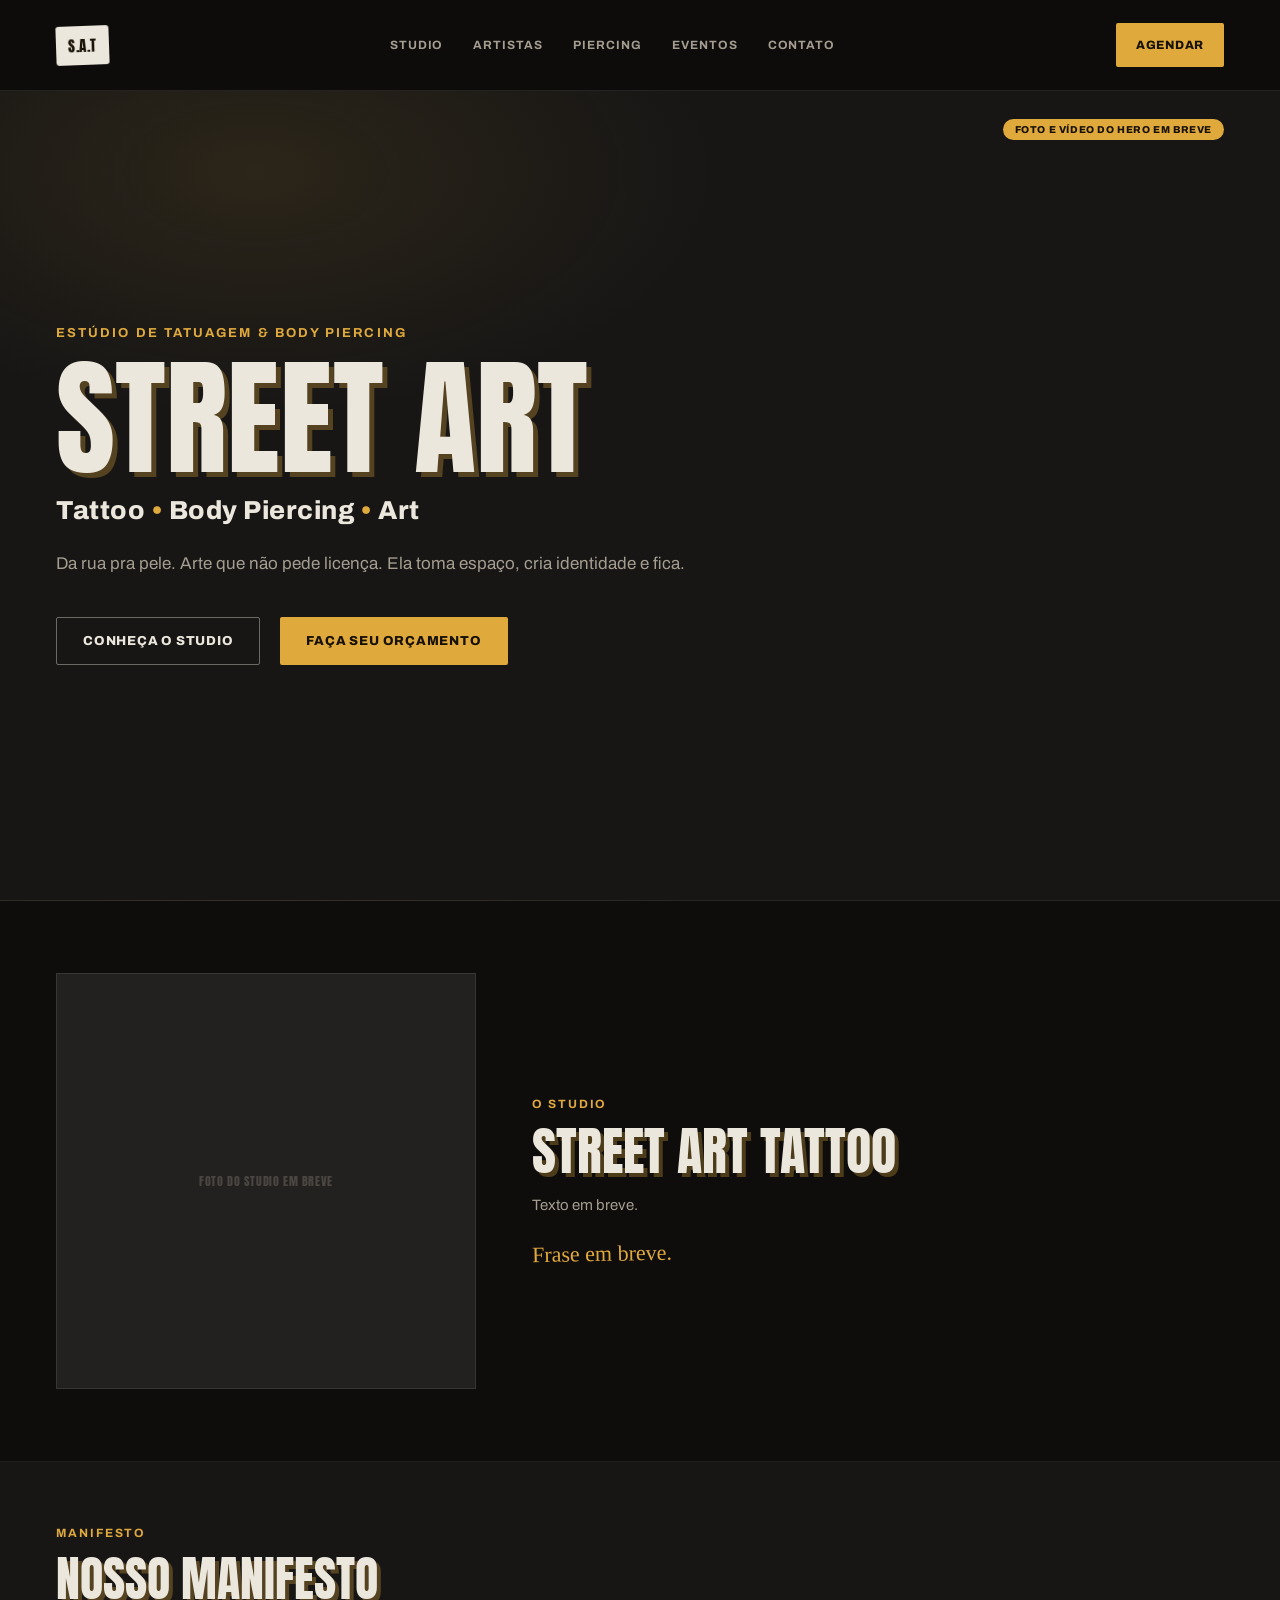
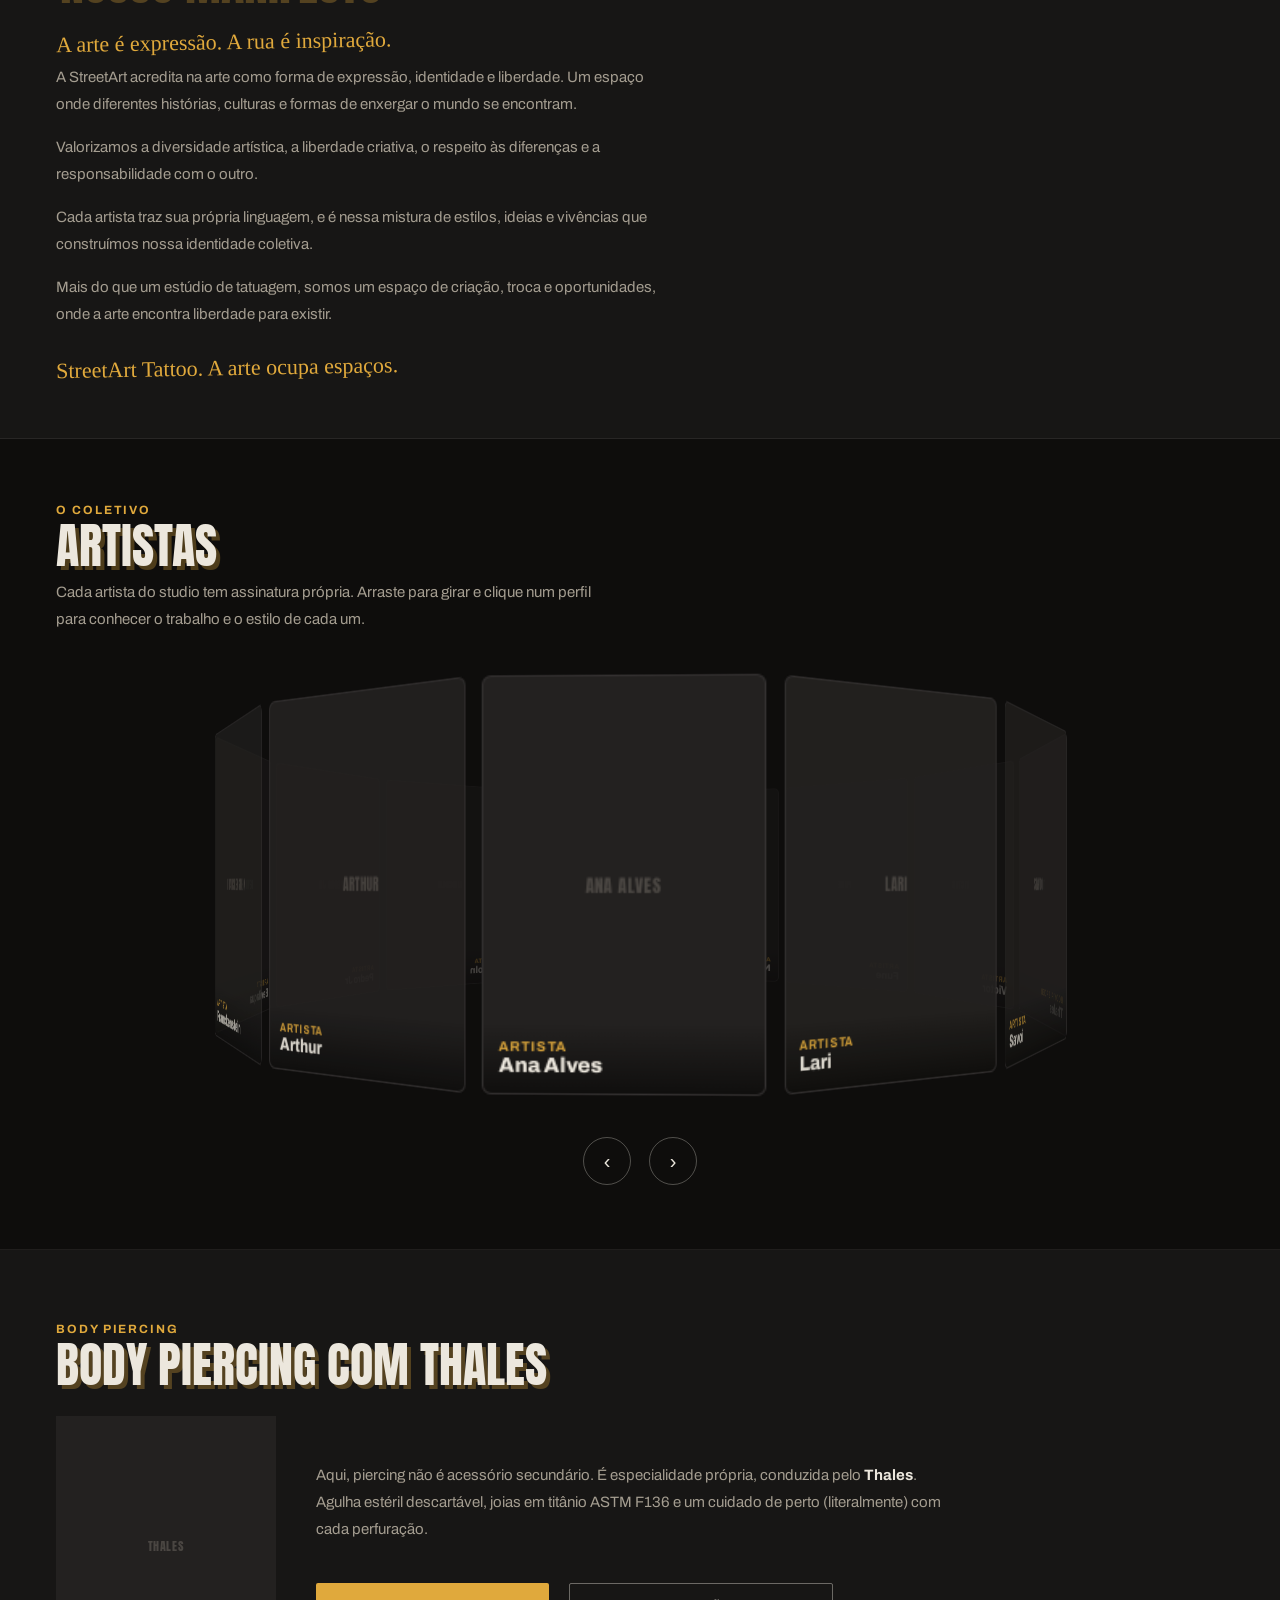
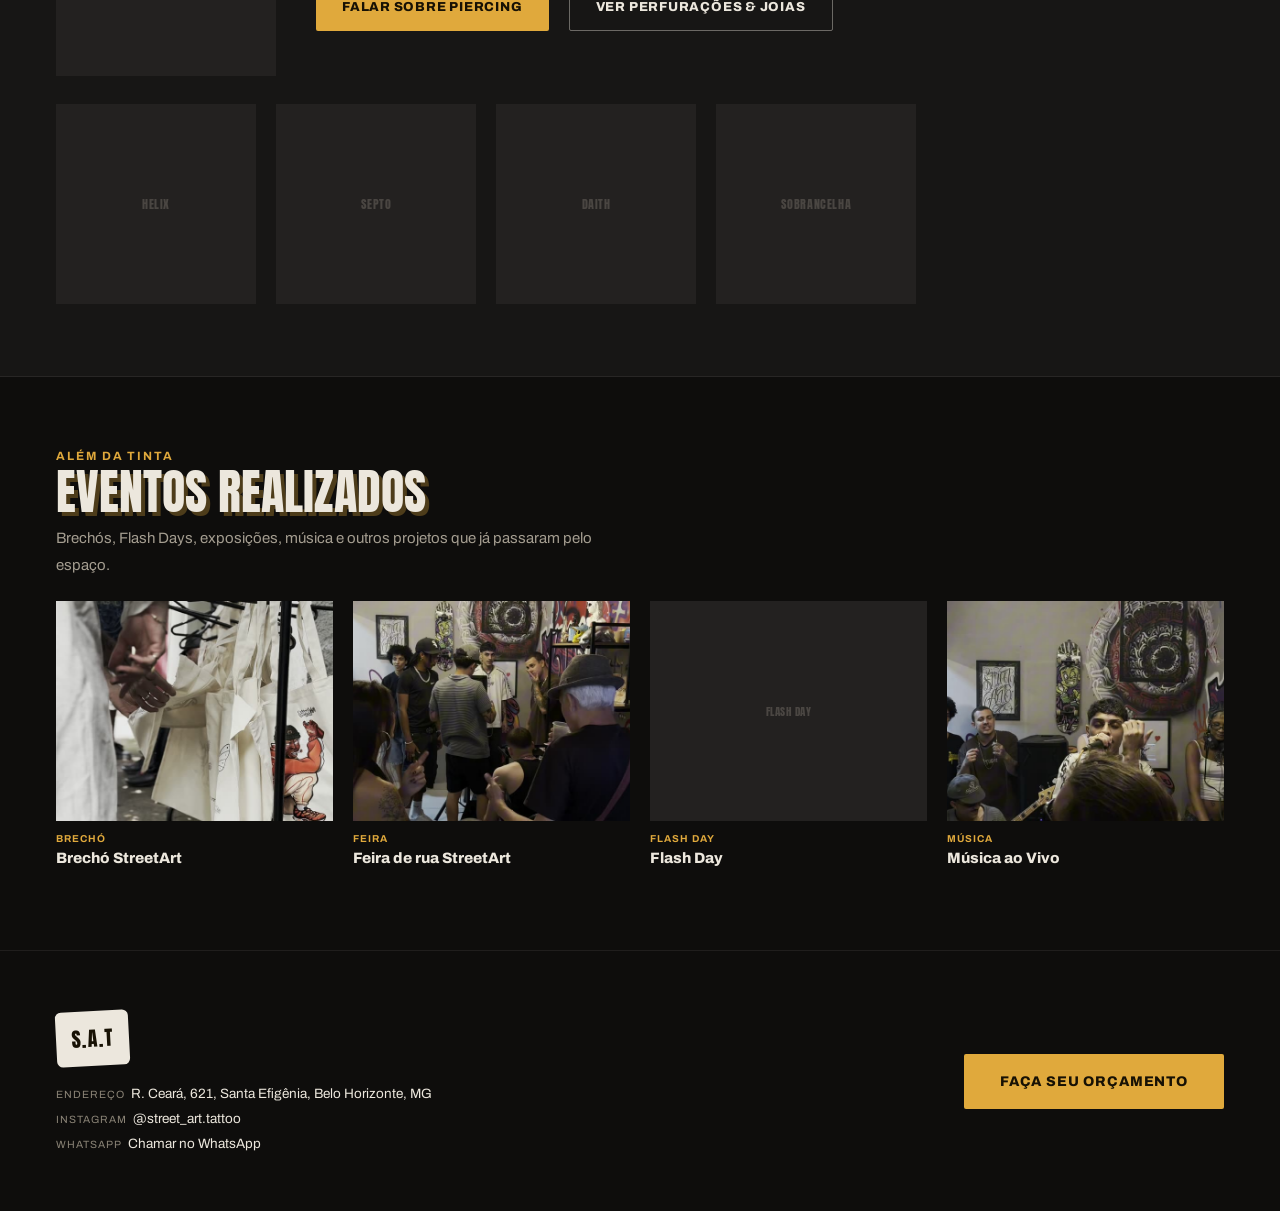
<file: index.html>
<!doctype html>
<html lang="pt-BR">
<head>
<meta charset="utf-8">
<meta name="viewport" content="width=device-width, initial-scale=1">
<title>Street Art Tattoo | Tatuagem &amp; Body Piercing em BH</title>
<meta name="description" content="Street Art Tattoo, estúdio de tatuagem e body piercing em Santa Efigênia, Belo Horizonte. Da rua pra pele.">
<meta name="theme-color" content="#0e0d0c">
<meta property="og:type" content="website">
<meta property="og:locale" content="pt_BR">
<meta property="og:site_name" content="Street Art Tattoo">
<meta property="og:title" content="Street Art Tattoo | Tatuagem &amp; Body Piercing em BH">
<meta property="og:description" content="Estúdio de tatuagem e body piercing em Santa Efigênia, Belo Horizonte. Da rua pra pele.">
<link rel="icon" href="favicon.svg" type="image/svg+xml">
<script type="application/ld+json">
{
  "@context": "https://schema.org",
  "@type": "TattooParlor",
  "name": "Street Art Tattoo",
  "description": "Estúdio de tatuagem e body piercing em Santa Efigênia, Belo Horizonte.",
  "address": {
    "@type": "PostalAddress",
    "streetAddress": "R. Ceará, 621",
    "addressLocality": "Belo Horizonte",
    "addressRegion": "MG",
    "addressCountry": "BR"
  },
  "sameAs": ["https://www.instagram.com/street_art.tattoo/"]
}
</script>
<link rel="preconnect" href="https://fonts.googleapis.com">
<link rel="preconnect" href="https://fonts.gstatic.com" crossorigin>
<link href="https://fonts.googleapis.com/css2?family=Archivo:wght@400;700;800&amp;family=Anton&amp;family=Permanent+Marker&amp;display=swap" rel="stylesheet">
<link rel="stylesheet" href="css/style.css">
</head>
<body>

<header class="site-header">
  <div class="container">
    <a class="logo" href="index.html" aria-label="Street Art Tattoo, página inicial">S.A.T</a>
    <nav class="nav" id="nav" aria-label="Principal">
      <a href="#studio">Studio</a>
      <a href="#artistas">Artistas</a>
      <a href="#piercing">Piercing</a>
      <a href="#eventos">Eventos</a>
      <a href="#contato">Contato</a>
    </nav>
    <a class="btn btn-primary btn-sm" href="#contato" data-whatsapp="Olá! Quero agendar uma sessão.">Agendar</a>
    <button class="menu-toggle" type="button" aria-label="Abrir menu" aria-expanded="false" aria-controls="nav">
      <span></span><span></span><span></span>
    </button>
  </div>
</header>

<main>

  <section class="hero">
    <span class="badge">Foto e vídeo do hero em breve</span>
    <div class="container">
      <span class="eyebrow">Estúdio de Tatuagem &amp; Body Piercing</span>
      <h1 class="h-display h-xl">Street Art</h1>
      <div class="tagline">Tattoo <span>•</span> Body Piercing <span>•</span> Art</div>
      <p class="lead">Da rua pra pele. Arte que não pede licença. Ela toma espaço, cria identidade e fica.</p>
      <div class="actions">
        <a class="btn btn-outline" href="#studio">Conheça o Studio</a>
        <a class="btn btn-primary" href="#contato" data-whatsapp="Olá! Quero fazer um orçamento.">Faça seu Orçamento</a>
      </div>
    </div>
  </section>

  <section class="studio pad" id="studio">
    <div class="container">
      <div class="ph"><span class="ph-label">Foto do studio em breve</span></div>
      <div class="text">
        <span class="eyebrow">O Studio</span>
        <h2 class="h-display h-md">Street Art Tattoo</h2>
        <p class="lead">Texto em breve.</p>
        <p class="marker">Frase em breve.</p>
      </div>
    </div>
  </section>

  <section class="manifesto alt" id="manifesto">
    <div class="container">
      <span class="eyebrow">Manifesto</span>
      <h2 class="h-display h-sm">Nosso Manifesto</h2>
      <p class="marker">A arte é expressão. A rua é inspiração.</p>
      <p class="lead">A StreetArt acredita na arte como forma de expressão, identidade e liberdade. Um espaço onde diferentes histórias, culturas e formas de enxergar o mundo se encontram.</p>
      <p class="lead">Valorizamos a diversidade artística, a liberdade criativa, o respeito às diferenças e a responsabilidade com o outro.</p>
      <p class="lead">Cada artista traz sua própria linguagem, e é nessa mistura de estilos, ideias e vivências que construímos nossa identidade coletiva.</p>
      <p class="lead">Mais do que um estúdio de tatuagem, somos um espaço de criação, troca e oportunidades, onde a arte encontra liberdade para existir.</p>
      <p class="marker">StreetArt Tattoo. A arte ocupa espaços.</p>
    </div>
  </section>

  <section class="artists" id="artistas">
    <div class="container">
      <div class="head">
        <span class="eyebrow">O Coletivo</span>
        <h2 class="h-display h-sm">Artistas</h2>
        <p class="lead">Cada artista do studio tem assinatura própria. Arraste para girar e clique num perfil para conhecer o trabalho e o estilo de cada um.</p>
      </div>
      <div class="cyl-stage" role="region" aria-roledescription="carrossel" aria-label="Artistas do studio">
        <div class="cyl"></div>
      </div>
      <div class="cyl-controls">
        <button class="round-btn" type="button" data-carousel="prev" aria-label="Artista anterior">‹</button>
        <button class="round-btn" type="button" data-carousel="next" aria-label="Próximo artista">›</button>
      </div>
    </div>
  </section>

  <section class="piercing alt pad" id="piercing">
    <div class="container">
      <div class="head">
        <span class="eyebrow">Body Piercing</span>
        <h2 class="h-display h-sm">Body Piercing com Thales</h2>
      </div>
      <div class="piercing-row">
        <div class="ph"><span class="ph-label">Thales</span></div>
        <div class="text">
          <p class="lead">Aqui, piercing não é acessório secundário. É especialidade própria, conduzida pelo <strong>Thales</strong>. Agulha estéril descartável, joias em titânio ASTM F136 e um cuidado de perto (literalmente) com cada perfuração.</p>
          <div class="actions">
            <a class="btn btn-primary" href="#contato" data-whatsapp="Olá! Quero falar sobre piercing.">Falar sobre Piercing</a>
            <a class="btn btn-outline" href="thales.html">Ver Perfurações &amp; Joias</a>
          </div>
        </div>
      </div>
      <div class="grid-4 tiles">
        <div class="ph"><span class="ph-label">Helix</span></div>
        <div class="ph"><span class="ph-label">Septo</span></div>
        <div class="ph"><span class="ph-label">Daith</span></div>
        <div class="ph"><span class="ph-label">Sobrancelha</span></div>
      </div>
    </div>
  </section>

  <section class="events pad" id="eventos">
    <div class="container">
      <div class="head">
        <span class="eyebrow">Além da Tinta</span>
        <h2 class="h-display h-sm">Eventos Realizados</h2>
        <p class="lead">Brechós, Flash Days, exposições, música e outros projetos que já passaram pelo espaço.</p>
      </div>
      <div class="grid-4">
        <article class="event">
          <div class="ph"><video src="img/eventos/brecho.mp4" poster="img/eventos/brecho-poster.jpg" autoplay muted loop playsinline preload="metadata" aria-label="Peças de roupa, ecobags e joias à venda no Brechó StreetArt"></video></div>
          <div class="meta"><span class="cat">Brechó</span><span class="title">Brechó StreetArt</span></div>
        </article>
        <article class="event">
          <div class="ph"><video src="img/eventos/feira-de-rua.mp4" poster="img/eventos/feira-de-rua-poster.jpg" autoplay muted loop playsinline preload="metadata" aria-label="Exposição de quadros, livros e público na Feira de rua StreetArt"></video></div>
          <div class="meta"><span class="cat">Feira</span><span class="title">Feira de rua StreetArt</span></div>
        </article>
        <article class="event">
          <div class="ph"><span class="ph-label">Flash Day</span></div>
          <div class="meta"><span class="cat">Flash Day</span><span class="title">Flash Day</span></div>
        </article>
        <article class="event">
          <div class="ph"><video src="img/eventos/musica-ao-vivo.mp4" poster="img/eventos/musica-ao-vivo-poster.jpg" autoplay muted loop playsinline preload="metadata" aria-label="Artistas cantando ao microfone e plateia com as mãos para cima na música ao vivo do studio"></video></div>
          <div class="meta"><span class="cat">Música</span><span class="title">Música ao Vivo</span></div>
        </article>
      </div>
    </div>
  </section>

</main>

<footer class="site-footer" id="contato">
  <div class="container">
    <div class="info">
      <a class="logo" href="index.html" aria-label="Street Art Tattoo, página inicial">S.A.T</a>
      <div class="row"><span class="k">Endereço</span><a href="https://www.google.com/maps/search/?api=1&amp;query=R.+Ceará,+621,+Santa+Efigênia,+Belo+Horizonte,+MG" target="_blank" rel="noopener">R. Ceará, 621, Santa Efigênia, Belo Horizonte, MG</a></div>
      <div class="row"><span class="k">Instagram</span><a href="https://www.instagram.com/street_art.tattoo/" target="_blank" rel="noopener">@street_art.tattoo</a></div>
      <div class="row"><span class="k">WhatsApp</span><a href="#contato" data-whatsapp="Olá!">Chamar no WhatsApp</a></div>
    </div>
    <a class="btn btn-primary btn-lg" href="#contato" data-whatsapp="Olá! Quero fazer um orçamento.">Faça seu Orçamento</a>
  </div>
</footer>

<script src="js/main.js"></script>
</body>
</html>
</file>
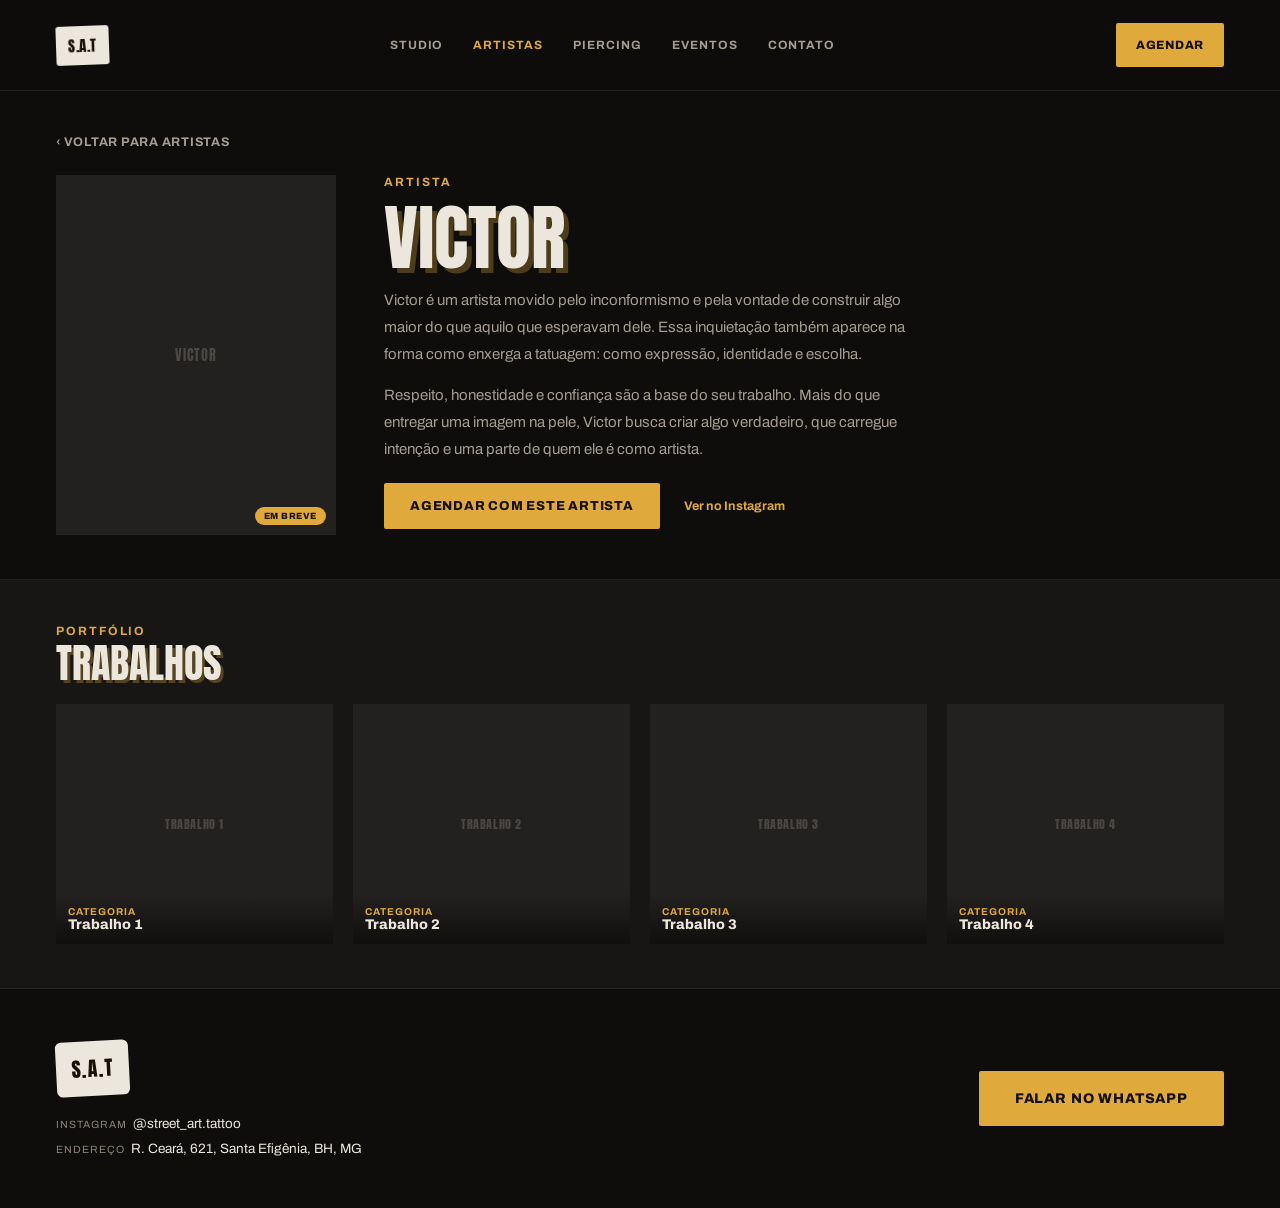
<file: artista.html>
<!doctype html>
<html lang="pt-BR">
<head>
<meta charset="utf-8">
<meta name="viewport" content="width=device-width, initial-scale=1">
<title>Artista | Street Art Tattoo</title>
<meta name="description" content="Perfil de artista do Street Art Tattoo, Belo Horizonte.">
<meta name="theme-color" content="#0e0d0c">
<link rel="icon" href="favicon.svg" type="image/svg+xml">
<link rel="preconnect" href="https://fonts.googleapis.com">
<link rel="preconnect" href="https://fonts.gstatic.com" crossorigin>
<link href="https://fonts.googleapis.com/css2?family=Archivo:wght@400;700;800&amp;family=Anton&amp;family=Permanent+Marker&amp;display=swap" rel="stylesheet">
<link rel="stylesheet" href="css/style.css">
</head>
<body data-artist-page>

<header class="site-header">
  <div class="container">
    <a class="logo" href="index.html" aria-label="Street Art Tattoo, página inicial">S.A.T</a>
    <nav class="nav" id="nav" aria-label="Principal">
      <a href="index.html#studio">Studio</a>
      <a href="index.html#artistas" aria-current="page">Artistas</a>
      <a href="index.html#piercing">Piercing</a>
      <a href="index.html#eventos">Eventos</a>
      <a href="#contato">Contato</a>
    </nav>
    <a class="btn btn-primary btn-sm" href="#contato" data-whatsapp="Olá! Quero agendar uma sessão.">Agendar</a>
    <button class="menu-toggle" type="button" aria-label="Abrir menu" aria-expanded="false" aria-controls="nav">
      <span></span><span></span><span></span>
    </button>
  </div>
</header>

<main>

  <section class="profile">
    <div class="container">
      <a class="back" href="index.html#artistas">‹ Voltar para Artistas</a>
      <div class="profile-row">
        <div class="ph"><span class="ph-label" data-artist-name>Victor</span><span class="badge badge-corner">Em breve</span></div>
        <div class="text">
          <span class="eyebrow" data-artist-role>Artista</span>
          <h1 class="h-display h-lg" data-artist-name>Victor</h1>
          <div class="chips" data-artist-styles></div>
          <div class="bio" data-artist-bio><p class="lead">Biografia em breve.</p></div>
          <div class="inline-actions">
            <a class="btn btn-primary" href="#contato" data-whatsapp="Olá! Quero agendar uma sessão.">Agendar com este artista</a>
            <a class="text-link" href="https://www.instagram.com/street_art.tattoo/" target="_blank" rel="noopener">Ver no Instagram</a>
          </div>
        </div>
      </div>
    </div>
  </section>

  <section class="block alt">
    <div class="container">
      <div class="head">
        <span class="eyebrow">Portfólio</span>
        <h2 class="h-display h-xs">Trabalhos</h2>
      </div>
      <div class="grid-4">
        <div class="ph work"><span class="ph-label">Trabalho 1</span><div class="card-overlay"><div class="role">Categoria</div><div class="name">Trabalho 1</div></div></div>
        <div class="ph work"><span class="ph-label">Trabalho 2</span><div class="card-overlay"><div class="role">Categoria</div><div class="name">Trabalho 2</div></div></div>
        <div class="ph work"><span class="ph-label">Trabalho 3</span><div class="card-overlay"><div class="role">Categoria</div><div class="name">Trabalho 3</div></div></div>
        <div class="ph work"><span class="ph-label">Trabalho 4</span><div class="card-overlay"><div class="role">Categoria</div><div class="name">Trabalho 4</div></div></div>
      </div>
    </div>
  </section>

</main>

<footer class="site-footer profile-footer" id="contato">
  <div class="container">
    <div class="info">
      <a class="logo" href="index.html" aria-label="Street Art Tattoo, página inicial">S.A.T</a>
      <div class="row"><span class="k">Instagram</span><a href="https://www.instagram.com/street_art.tattoo/" target="_blank" rel="noopener">@street_art.tattoo</a></div>
      <div class="row"><span class="k">Endereço</span><a href="https://www.google.com/maps/search/?api=1&amp;query=R.+Ceará,+621,+Santa+Efigênia,+Belo+Horizonte,+MG" target="_blank" rel="noopener">R. Ceará, 621, Santa Efigênia, BH, MG</a></div>
    </div>
    <a class="btn btn-primary btn-lg" href="#contato" data-whatsapp="Olá! Quero agendar uma sessão.">Falar no WhatsApp</a>
  </div>
</footer>

<script src="js/main.js"></script>
</body>
</html>
</file>
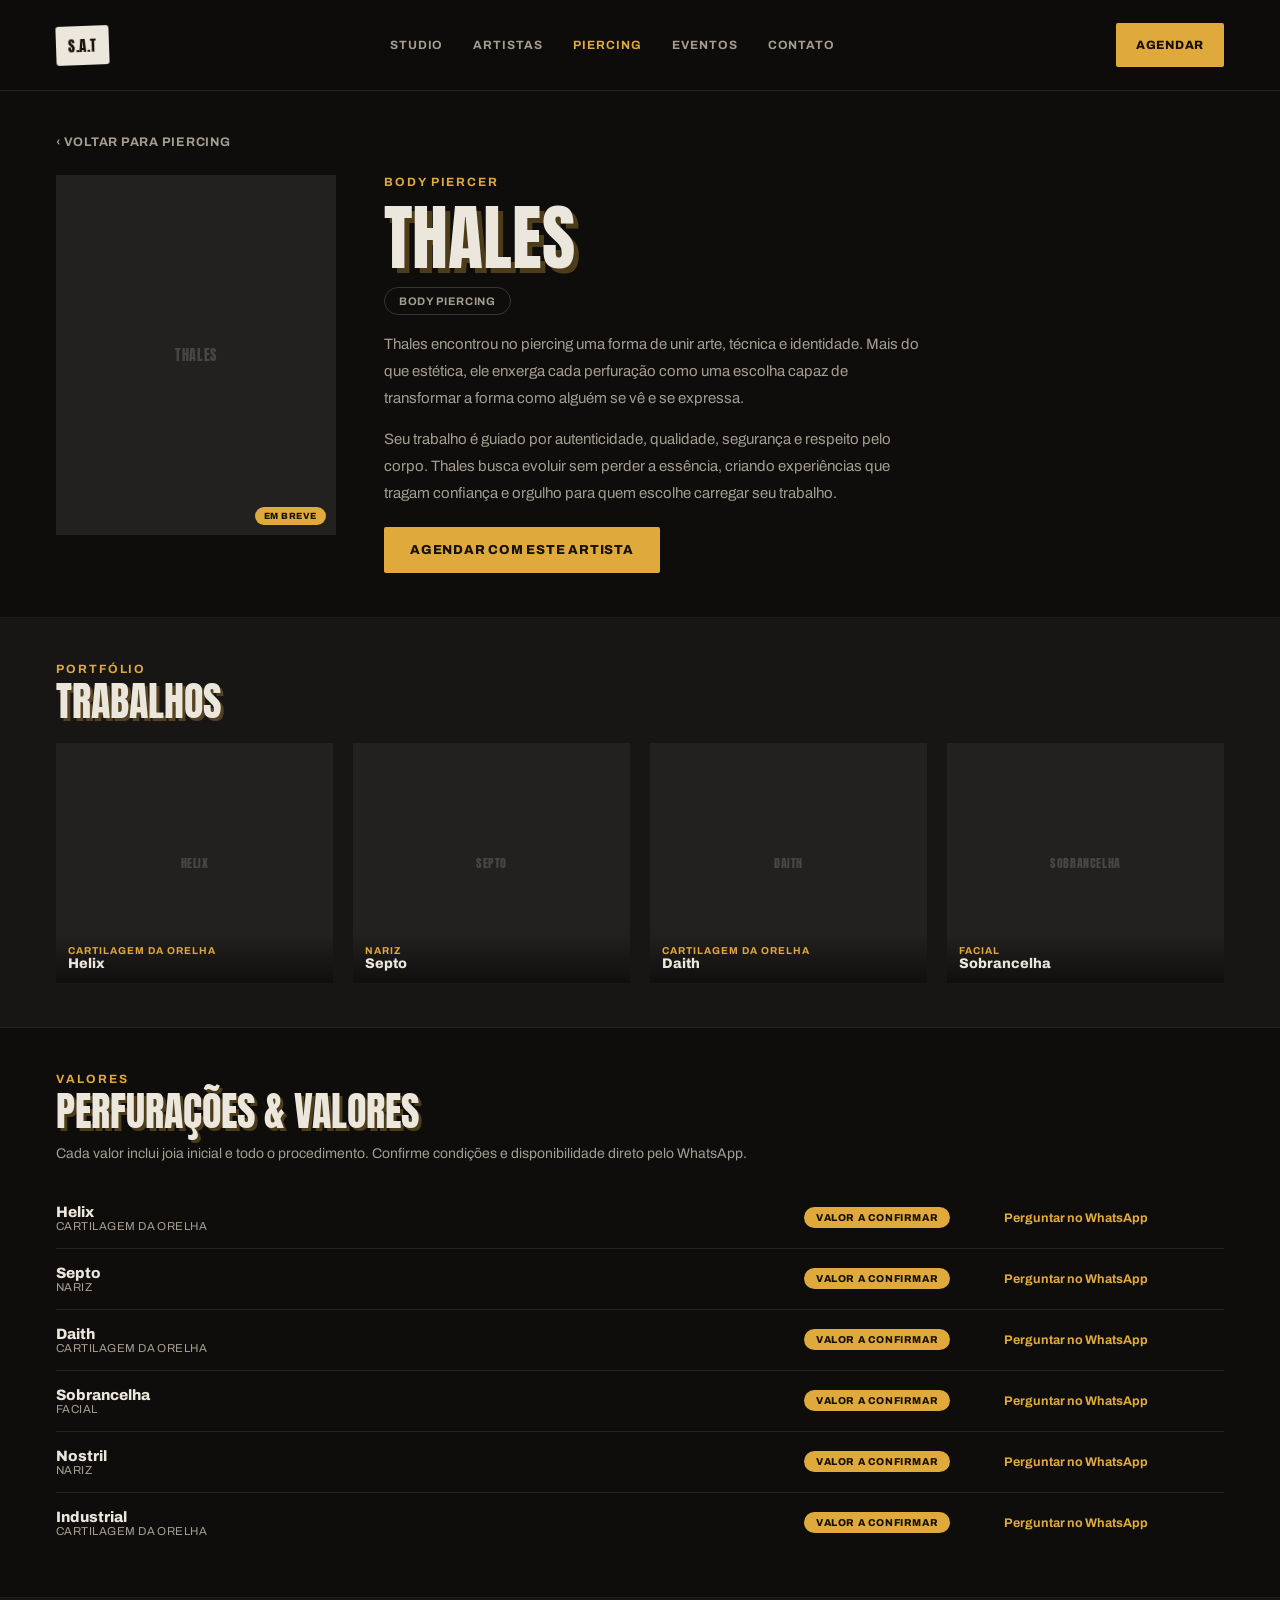
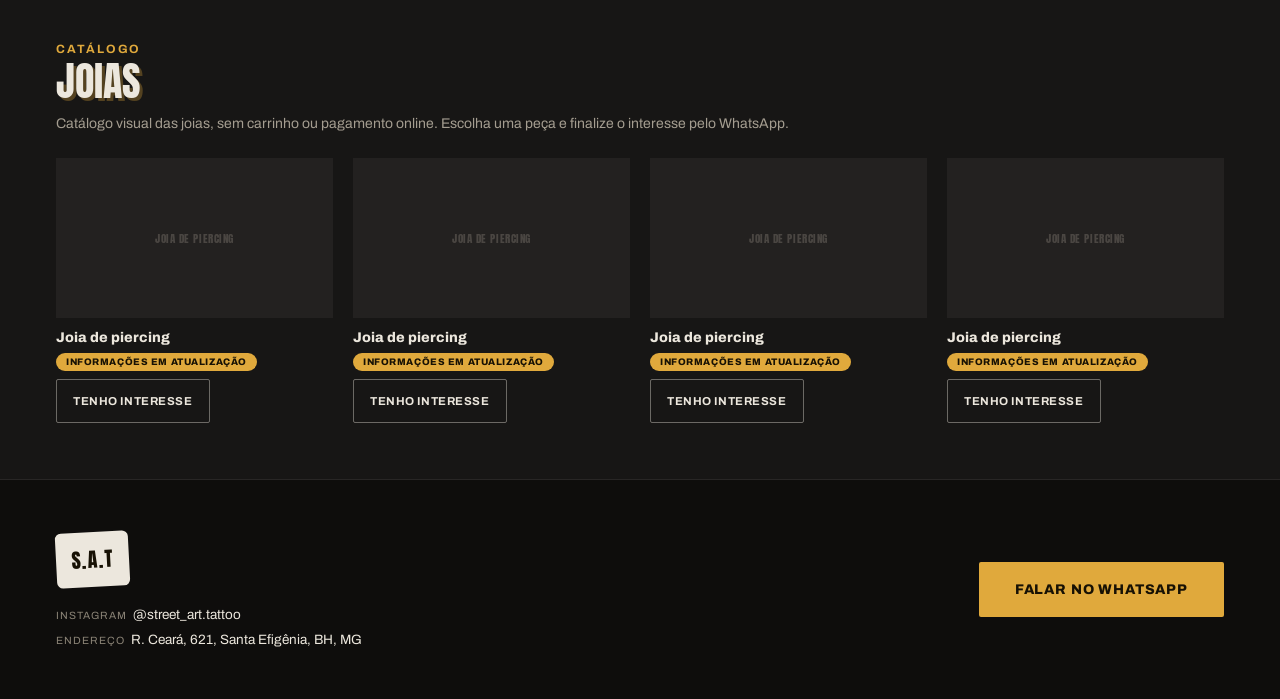
<file: thales.html>
<!doctype html>
<html lang="pt-BR">
<head>
<meta charset="utf-8">
<meta name="viewport" content="width=device-width, initial-scale=1">
<title>Thales | Street Art Tattoo</title>
<meta name="description" content="Thales encontrou no piercing uma forma de unir arte, técnica e identidade. Body piercing no Street Art Tattoo, Belo Horizonte.">
<meta name="theme-color" content="#0e0d0c">
<meta property="og:type" content="profile">
<meta property="og:locale" content="pt_BR">
<meta property="og:site_name" content="Street Art Tattoo">
<meta property="og:title" content="Thales | Body Piercing no Street Art Tattoo">
<meta property="og:description" content="Thales encontrou no piercing uma forma de unir arte, técnica e identidade. Body piercing em Santa Efigênia, Belo Horizonte.">
<link rel="icon" href="favicon.svg" type="image/svg+xml">
<link rel="preconnect" href="https://fonts.googleapis.com">
<link rel="preconnect" href="https://fonts.gstatic.com" crossorigin>
<link href="https://fonts.googleapis.com/css2?family=Archivo:wght@400;700;800&amp;family=Anton&amp;family=Permanent+Marker&amp;display=swap" rel="stylesheet">
<link rel="stylesheet" href="css/style.css">
</head>
<body>

<header class="site-header">
  <div class="container">
    <a class="logo" href="index.html" aria-label="Street Art Tattoo, página inicial">S.A.T</a>
    <nav class="nav" id="nav" aria-label="Principal">
      <a href="index.html#studio">Studio</a>
      <a href="index.html#artistas">Artistas</a>
      <a href="index.html#piercing" aria-current="page">Piercing</a>
      <a href="index.html#eventos">Eventos</a>
      <a href="#contato">Contato</a>
    </nav>
    <a class="btn btn-primary btn-sm" href="#contato" data-whatsapp="Olá! Quero agendar um piercing com o Thales.">Agendar</a>
    <button class="menu-toggle" type="button" aria-label="Abrir menu" aria-expanded="false" aria-controls="nav">
      <span></span><span></span><span></span>
    </button>
  </div>
</header>

<main>

  <section class="profile">
    <div class="container">
      <a class="back" href="index.html#piercing">‹ Voltar para Piercing</a>
      <div class="profile-row">
        <div class="ph"><span class="ph-label">Thales</span><span class="badge badge-corner">Em breve</span></div>
        <div class="text">
          <span class="eyebrow">Body Piercer</span>
          <h1 class="h-display h-lg">Thales</h1>
          <div class="chips"><span class="chip">Body Piercing</span></div>
          <div class="bio">
            <p class="lead">Thales encontrou no piercing uma forma de unir arte, técnica e identidade. Mais do que estética, ele enxerga cada perfuração como uma escolha capaz de transformar a forma como alguém se vê e se expressa.</p>
            <p class="lead">Seu trabalho é guiado por autenticidade, qualidade, segurança e respeito pelo corpo. Thales busca evoluir sem perder a essência, criando experiências que tragam confiança e orgulho para quem escolhe carregar seu trabalho.</p>
          </div>
          <div class="inline-actions">
            <a class="btn btn-primary" href="#contato" data-whatsapp="Olá! Quero agendar um piercing com o Thales.">Agendar com este artista</a>
          </div>
        </div>
      </div>
    </div>
  </section>

  <section class="block alt">
    <div class="container">
      <div class="head">
        <span class="eyebrow">Portfólio</span>
        <h2 class="h-display h-xs">Trabalhos</h2>
      </div>
      <div class="grid-4">
        <div class="ph work"><span class="ph-label">Helix</span><div class="card-overlay"><div class="role">Cartilagem da orelha</div><div class="name">Helix</div></div></div>
        <div class="ph work"><span class="ph-label">Septo</span><div class="card-overlay"><div class="role">Nariz</div><div class="name">Septo</div></div></div>
        <div class="ph work"><span class="ph-label">Daith</span><div class="card-overlay"><div class="role">Cartilagem da orelha</div><div class="name">Daith</div></div></div>
        <div class="ph work"><span class="ph-label">Sobrancelha</span><div class="card-overlay"><div class="role">Facial</div><div class="name">Sobrancelha</div></div></div>
      </div>
    </div>
  </section>

  <section class="block">
    <div class="container">
      <div class="head">
        <span class="eyebrow">Valores</span>
        <h2 class="h-display h-xs">Perfurações &amp; Valores</h2>
        <p class="lead">Cada valor inclui joia inicial e todo o procedimento. Confirme condições e disponibilidade direto pelo WhatsApp.</p>
      </div>
      <div class="price-list">
        <div class="price-row"><div><div class="name">Helix</div><div class="sub">Cartilagem da orelha</div></div><span class="badge">Valor a confirmar</span><a class="text-link" href="#contato" data-whatsapp="Olá! Qual o valor do piercing Helix?">Perguntar no WhatsApp</a></div>
        <div class="price-row"><div><div class="name">Septo</div><div class="sub">Nariz</div></div><span class="badge">Valor a confirmar</span><a class="text-link" href="#contato" data-whatsapp="Olá! Qual o valor do piercing de Septo?">Perguntar no WhatsApp</a></div>
        <div class="price-row"><div><div class="name">Daith</div><div class="sub">Cartilagem da orelha</div></div><span class="badge">Valor a confirmar</span><a class="text-link" href="#contato" data-whatsapp="Olá! Qual o valor do piercing Daith?">Perguntar no WhatsApp</a></div>
        <div class="price-row"><div><div class="name">Sobrancelha</div><div class="sub">Facial</div></div><span class="badge">Valor a confirmar</span><a class="text-link" href="#contato" data-whatsapp="Olá! Qual o valor do piercing de Sobrancelha?">Perguntar no WhatsApp</a></div>
        <div class="price-row"><div><div class="name">Nostril</div><div class="sub">Nariz</div></div><span class="badge">Valor a confirmar</span><a class="text-link" href="#contato" data-whatsapp="Olá! Qual o valor do piercing Nostril?">Perguntar no WhatsApp</a></div>
        <div class="price-row"><div><div class="name">Industrial</div><div class="sub">Cartilagem da orelha</div></div><span class="badge">Valor a confirmar</span><a class="text-link" href="#contato" data-whatsapp="Olá! Qual o valor do piercing Industrial?">Perguntar no WhatsApp</a></div>
      </div>
    </div>
  </section>

  <section class="block alt">
    <div class="container">
      <div class="head">
        <span class="eyebrow">Catálogo</span>
        <h2 class="h-display h-xs">Joias</h2>
        <p class="lead">Catálogo visual das joias, sem carrinho ou pagamento online. Escolha uma peça e finalize o interesse pelo WhatsApp.</p>
      </div>
      <div class="grid-4">
        <article class="product">
          <div class="ph"><span class="ph-label">Joia de piercing</span></div>
          <div class="meta"><span class="title">Joia de piercing</span><span class="badge">Informações em atualização</span><a class="btn btn-outline btn-xs" href="#contato" data-whatsapp="Olá! Tenho interesse em uma joia de piercing.">Tenho Interesse</a></div>
        </article>
        <article class="product">
          <div class="ph"><span class="ph-label">Joia de piercing</span></div>
          <div class="meta"><span class="title">Joia de piercing</span><span class="badge">Informações em atualização</span><a class="btn btn-outline btn-xs" href="#contato" data-whatsapp="Olá! Tenho interesse em uma joia de piercing.">Tenho Interesse</a></div>
        </article>
        <article class="product">
          <div class="ph"><span class="ph-label">Joia de piercing</span></div>
          <div class="meta"><span class="title">Joia de piercing</span><span class="badge">Informações em atualização</span><a class="btn btn-outline btn-xs" href="#contato" data-whatsapp="Olá! Tenho interesse em uma joia de piercing.">Tenho Interesse</a></div>
        </article>
        <article class="product">
          <div class="ph"><span class="ph-label">Joia de piercing</span></div>
          <div class="meta"><span class="title">Joia de piercing</span><span class="badge">Informações em atualização</span><a class="btn btn-outline btn-xs" href="#contato" data-whatsapp="Olá! Tenho interesse em uma joia de piercing.">Tenho Interesse</a></div>
        </article>
      </div>
    </div>
  </section>

</main>

<footer class="site-footer profile-footer" id="contato">
  <div class="container">
    <div class="info">
      <a class="logo" href="index.html" aria-label="Street Art Tattoo, página inicial">S.A.T</a>
      <div class="row"><span class="k">Instagram</span><a href="https://www.instagram.com/street_art.tattoo/" target="_blank" rel="noopener">@street_art.tattoo</a></div>
      <div class="row"><span class="k">Endereço</span><a href="https://www.google.com/maps/search/?api=1&amp;query=R.+Ceará,+621,+Santa+Efigênia,+Belo+Horizonte,+MG" target="_blank" rel="noopener">R. Ceará, 621, Santa Efigênia, BH, MG</a></div>
    </div>
    <a class="btn btn-primary btn-lg" href="#contato" data-whatsapp="Olá! Quero falar sobre piercing.">Falar no WhatsApp</a>
  </div>
</footer>

<script src="js/main.js"></script>
</body>
</html>
</file>
<file: css/style.css>
:root {
  --bg: #0e0d0c;
  --bg-alt: #171615;
  --surface: #232120;
  --text: #ece7dd;
  --muted: #a49d90;
  --faint: #8a8376;
  --placeholder: #4a4642;
  --accent: #e0a93c;
  --on-accent: #171104;
  --line: rgba(236, 231, 221, 0.08);
  --line-strong: rgba(236, 231, 221, 0.18);
  --shadow: rgba(224, 169, 60, 0.3);
  --gutter: 56px;
  --header-h: 90px;
  --display: 'Anton', 'Impact', sans-serif;
  --body: 'Archivo', system-ui, sans-serif;
  --marker: 'Permanent Marker', cursive;
}

* { box-sizing: border-box; }

/* scroll-padding: âncoras (#studio etc.) não ficam escondidas atrás do header fixo */
html { scroll-behavior: smooth; scroll-padding-top: var(--header-h); }

body {
  margin: 0;
  background: var(--bg);
  color: var(--text);
  font-family: var(--body);
  -webkit-font-smoothing: antialiased;
}

img { max-width: 100%; display: block; }

a { color: var(--accent); text-decoration: none; }
a:hover { color: var(--text); }

:focus-visible { outline: 2px solid var(--accent); outline-offset: 3px; }

.container { max-width: 1440px; margin: 0 auto; padding: 0 var(--gutter); }

/* ---------- Header ---------- */
.site-header {
  position: sticky;
  top: 0;
  z-index: 50;
  background: rgba(14, 13, 12, 0.94);
  -webkit-backdrop-filter: blur(8px);
  backdrop-filter: blur(8px);
  border-bottom: 1px solid rgba(236, 231, 221, 0.1);
}
.site-header .container { height: var(--header-h); display: flex; align-items: center; gap: 24px; }

.logo {
  background: var(--text);
  color: var(--on-accent);
  font-family: var(--display);
  font-size: 15px;
  letter-spacing: 0.04em;
  padding: 8px 12px;
  border-radius: 3px;
  transform: rotate(-2deg);
  display: inline-block;
}
.logo:hover { color: var(--on-accent); }

.nav { flex-grow: 1; display: flex; justify-content: center; gap: 30px; }
.nav a {
  font-size: 12px;
  font-weight: 700;
  letter-spacing: 0.08em;
  text-transform: uppercase;
  color: var(--muted);
  padding: 8px 0;
}
.nav a:hover, .nav a[aria-current="page"] { color: var(--accent); }

.menu-toggle {
  display: none;
  width: 44px;
  height: 44px;
  background: transparent;
  border: 0;
  padding: 11px;
  cursor: pointer;
  flex-direction: column;
  justify-content: center;
  gap: 4px;
}
.menu-toggle span { display: block; height: 2px; background: var(--text); transition: transform .2s, opacity .2s; }
.menu-toggle[aria-expanded="true"] span:nth-child(1) { transform: translateY(6px) rotate(45deg); }
.menu-toggle[aria-expanded="true"] span:nth-child(2) { opacity: 0; }
.menu-toggle[aria-expanded="true"] span:nth-child(3) { transform: translateY(-6px) rotate(-45deg); }

/* ---------- Buttons & labels ---------- */
.btn {
  display: inline-flex;
  align-items: center;
  justify-content: center;
  min-height: 44px;
  border-radius: 2px;
  padding: 16px 26px;
  font-family: var(--body);
  font-size: 13px;
  font-weight: 800;
  letter-spacing: 0.06em;
  text-transform: uppercase;
  cursor: pointer;
  transition: background .15s, color .15s, border-color .15s;
}
.btn-primary { background: var(--accent); color: var(--on-accent); border: 0; }
.btn-primary:hover { background: var(--text); color: var(--on-accent); }
.btn-outline { background: transparent; color: var(--text); border: 1px solid rgba(236, 231, 221, 0.4); }
.btn-outline:hover { border-color: var(--accent); color: var(--accent); }
.btn-sm { padding: 11px 20px; font-size: 12px; }
.btn-xs { padding: 9px 16px; font-size: 11.5px; font-weight: 700; letter-spacing: 0.05em; }
.btn-lg { padding: 20px 36px; font-size: 14px; }

.eyebrow {
  display: inline-block;
  font-size: 12px;
  font-weight: 700;
  letter-spacing: 0.16em;
  text-transform: uppercase;
  color: var(--accent);
}

.badge {
  display: inline-block;
  width: fit-content;
  background: var(--accent);
  color: var(--on-accent);
  font-size: 10px;
  font-weight: 800;
  letter-spacing: 0.06em;
  text-transform: uppercase;
  padding: 5px 12px;
  border-radius: 999px;
}

.chip {
  display: inline-block;
  padding: 7px 14px;
  font-size: 11px;
  font-weight: 700;
  letter-spacing: 0.06em;
  text-transform: uppercase;
  border: 1px solid var(--line-strong);
  color: var(--muted);
  border-radius: 999px;
}

.h-display {
  font-family: var(--display);
  font-weight: 400;
  text-transform: uppercase;
  line-height: 0.96;
  color: var(--text);
  margin: 0;
  text-shadow: 4px 4px 0 var(--shadow);
}
.h-xl { font-size: 128px; line-height: 0.94; text-shadow: 5px 5px 0 var(--shadow); }
.h-lg { font-size: 72px; line-height: 0.92; text-shadow: 5px 5px 0 var(--shadow); }
.h-md { font-size: 52px; }
.h-sm { font-size: 48px; }
.h-xs { font-size: 40px; text-shadow: 3px 3px 0 var(--shadow); }

.lead { font-size: 15px; line-height: 1.8; color: var(--muted); margin: 0; }
.marker { font-family: var(--marker); font-size: 22px; color: var(--accent); transform: rotate(-1deg); margin: 4px 0 0; }

.head { display: flex; flex-direction: column; gap: 6px; }

/* ---------- Placeholders ---------- */
.ph {
  background: var(--surface);
  display: flex;
  align-items: center;
  justify-content: center;
  position: relative;
  overflow: hidden;
}
.ph > .ph-label {
  font-family: var(--display);
  font-size: 12px;
  letter-spacing: 0.05em;
  text-transform: uppercase;
  color: var(--placeholder);
  text-align: center;
  padding: 0 8px;
}
.ph > img, .ph > video { position: absolute; inset: 0; width: 100%; height: 100%; object-fit: cover; }
.ph .badge-corner { position: absolute; right: 10px; bottom: 10px; font-size: 9px; padding: 4px 9px; }

.card-overlay {
  position: absolute;
  left: 0; right: 0; bottom: 0;
  padding: 16px;
  background: linear-gradient(180deg, transparent, rgba(14, 13, 12, 0.9));
}
.card-overlay .role { font-size: 10.5px; font-weight: 700; letter-spacing: 0.12em; text-transform: uppercase; color: var(--accent); }
.card-overlay .name { font-weight: 800; font-size: 17px; color: var(--text); }

/* ---------- Sections ---------- */
section { border-bottom: 1px solid var(--line); }
.alt { background: var(--bg-alt); }
.pad { padding-top: 72px; padding-bottom: 72px; }

.hero {
  min-height: clamp(600px, calc(100svh - var(--header-h)), 820px);
  display: flex;
  align-items: center;
  position: relative;
  background: radial-gradient(ellipse 60% 50% at 20% 10%, rgba(224, 169, 60, 0.10), transparent 60%), var(--bg-alt);
}
.hero .container { display: flex; flex-direction: column; gap: 18px; width: 100%; padding-top: 80px; padding-bottom: 80px; }
.hero .badge { position: absolute; right: var(--gutter); top: 28px; }
.hero .eyebrow { font-size: 13px; }
.hero .tagline { font-weight: 800; font-size: 26px; letter-spacing: 0.02em; }
.hero .tagline span { color: var(--accent); }
.hero .lead { font-size: 17px; line-height: 1.7; max-width: 640px; margin-top: 8px; }
.actions { display: flex; flex-wrap: wrap; gap: 20px; margin-top: 20px; }

.studio .container { display: flex; gap: 56px; align-items: center; }
.studio .ph { width: 420px; height: 416px; flex-shrink: 0; border: 1px solid rgba(236, 231, 221, 0.1); }
.studio .text { display: flex; flex-direction: column; gap: 16px; }
.studio .lead { max-width: 46ch; }

.manifesto .container { display: flex; flex-direction: column; gap: 16px; padding-top: 64px; padding-bottom: 64px; }
.manifesto .lead { max-width: 68ch; }

.artists .container { display: flex; flex-direction: column; gap: 22px; padding-top: 64px; padding-bottom: 64px; }
.artists .head .lead { max-width: 60ch; margin-top: 4px; }

.cyl-stage {
  --face-w: 171px;
  position: relative;
  height: 460px;
  perspective: 1000px;
  overflow: hidden;
  cursor: grab;
  touch-action: pan-y;
  user-select: none;
  -webkit-mask-image: linear-gradient(to right, transparent, #000 12%, #000 88%, transparent);
  mask-image: linear-gradient(to right, transparent, #000 12%, #000 88%, transparent);
}
.cyl-stage.dragging { cursor: grabbing; }
.cyl { position: absolute; inset: 0; transform-style: preserve-3d; will-change: transform; }
.cyl-face {
  position: absolute;
  left: 50%;
  top: 50%;
  width: var(--face-w);
  height: calc(var(--face-w) * 1.45);
  margin-left: calc(var(--face-w) / -2);
  margin-top: calc(var(--face-w) * -0.725);
  padding: 4px;
  color: var(--text);
  -webkit-user-drag: none;
}
.cyl-face:hover, .cyl-face:focus-visible { color: var(--text); outline: none; }
.cyl-card {
  width: 100%;
  height: 100%;
  border-radius: 6px;
  border: 1px solid rgba(236, 231, 221, 0.08);
  transition: border-color .2s;
}
.cyl-face:hover .cyl-card, .cyl-face:focus-visible .cyl-card { border-color: var(--accent); }
.cyl-card .ph-label { font-size: 11px; }
.cyl-card .card-overlay { padding: 10px; }
.cyl-card .card-overlay .role { font-size: 8.5px; letter-spacing: 0.1em; }
.cyl-card .card-overlay .name { font-size: 13px; }
.cyl-controls { display: flex; align-items: center; justify-content: center; gap: 18px; }
.round-btn {
  flex-shrink: 0;
  width: 48px;
  height: 48px;
  border-radius: 50%;
  border: 1px solid rgba(236, 231, 221, 0.3);
  background: transparent;
  color: var(--text);
  font-size: 20px;
  cursor: pointer;
  display: flex;
  align-items: center;
  justify-content: center;
}
.round-btn:hover { border-color: var(--accent); color: var(--accent); }

.piercing .container { display: flex; flex-direction: column; gap: 28px; }
.piercing-row { display: flex; gap: 40px; align-items: center; }
.piercing-row .ph { width: 220px; height: 260px; flex-shrink: 0; }
.piercing-row .text { display: flex; flex-direction: column; gap: 20px; max-width: 640px; }
.piercing-row strong { color: var(--text); }

.grid-4 { display: grid; grid-template-columns: repeat(4, minmax(0, 1fr)); gap: 20px; }
.tiles { max-width: 860px; }
.tiles .ph { aspect-ratio: 1; }

.events .container { display: flex; flex-direction: column; gap: 22px; }
.events .head .lead { max-width: 60ch; margin-top: 4px; }
.events .grid-4 { max-width: 1260px; }
.event .ph { height: 220px; }
.event .ph-label { font-size: 11px; }
.event .meta { padding: 12px 0; display: flex; flex-direction: column; gap: 6px; }
.event .cat { font-size: 10px; font-weight: 700; letter-spacing: 0.1em; text-transform: uppercase; color: var(--accent); }
.event .title { font-weight: 800; font-size: 15px; }

/* ---------- Footer ---------- */
.site-footer .container { padding-top: 60px; padding-bottom: 60px; display: flex; justify-content: space-between; align-items: center; gap: 32px; }
.site-footer .info { display: flex; flex-direction: column; gap: 10px; }
.site-footer .logo { font-size: 20px; padding: 12px 16px; border-radius: 6px; transform: rotate(-3deg); width: fit-content; margin-bottom: 10px; }
.site-footer .row { font-size: 13.5px; color: var(--text); }
.site-footer .row a { color: var(--text); }
.site-footer .row a:hover { color: var(--accent); }
.site-footer .k { color: var(--faint); font-size: 10.5px; letter-spacing: 0.1em; text-transform: uppercase; margin-right: 6px; }

/* ---------- Profile pages ---------- */
.profile .container { padding-top: 44px; padding-bottom: 44px; display: flex; flex-direction: column; gap: 26px; }
.back { font-size: 12.5px; font-weight: 700; letter-spacing: 0.06em; text-transform: uppercase; color: var(--muted); width: fit-content; }
.profile-row { display: flex; gap: 48px; align-items: flex-start; }
.profile-row .ph { width: 280px; height: 360px; flex-shrink: 0; }
.profile-row .ph-label { font-size: 14px; }
.profile-row .text { display: flex; flex-direction: column; gap: 16px; }
.profile-row .lead { max-width: 60ch; }
.bio { display: flex; flex-direction: column; gap: 14px; }
.chips { display: flex; flex-wrap: wrap; gap: 8px; }
.inline-actions { display: flex; flex-wrap: wrap; align-items: center; gap: 24px; margin-top: 4px; }
.text-link { font-size: 12.5px; font-weight: 700; }

.block .container { padding-top: 44px; padding-bottom: 44px; display: flex; flex-direction: column; gap: 22px; }
.block .head .lead { font-size: 14px; line-height: 1.7; margin-top: 6px; }

.work { height: 240px; }
.work .card-overlay { padding: 12px; }
.work .card-overlay .role { font-size: 10px; letter-spacing: 0.1em; }
.work .card-overlay .name { font-size: 14px; }

.price-list { display: flex; flex-direction: column; }
.price-row {
  display: grid;
  grid-template-columns: 1fr 200px 220px;
  align-items: center;
  padding: 16px 0;
  border-bottom: 1px solid rgba(236, 231, 221, 0.1);
}
.price-row:last-child { border-bottom: 0; }
.price-row .name { font-weight: 800; font-size: 15px; }
.price-row .sub { font-size: 11.5px; color: var(--muted); text-transform: uppercase; letter-spacing: 0.04em; }

.product .ph { height: 160px; }
.product .ph-label { font-size: 11px; }
.product .meta { padding: 12px 0; display: flex; flex-direction: column; gap: 8px; align-items: flex-start; }
.product .title { font-weight: 800; font-size: 14px; }
.product .badge { font-size: 9.5px; padding: 4px 10px; }

.profile-footer .container { padding-top: 52px; padding-bottom: 52px; }

/* ---------- Responsive ---------- */
@media (max-width: 1100px) {
  .h-xl { font-size: 96px; }
}

@media (max-width: 860px) {
  :root { --gutter: 20px; --header-h: 64px; }
  .site-header .container { justify-content: space-between; }
  .logo { font-size: 13px; padding: 6px 10px; }
  .menu-toggle { display: flex; }
  .site-header .btn-sm { display: none; }
  .nav {
    display: none;
    position: absolute;
    top: var(--header-h); left: 0; right: 0;
    flex-direction: column;
    gap: 0;
    background: var(--bg);
    border-bottom: 1px solid rgba(236, 231, 221, 0.1);
    padding: 8px var(--gutter) 20px;
  }
  .nav.open { display: flex; }
  .nav a { font-size: 14px; padding: 14px 0; border-bottom: 1px solid var(--line); }

  .pad { padding-top: 40px; padding-bottom: 40px; }
  .hero { min-height: 620px; background: radial-gradient(ellipse 70% 50% at 30% 10%, rgba(224, 169, 60, 0.10), transparent 60%), var(--bg-alt); }
  .hero .container { gap: 14px; padding-top: 56px; padding-bottom: 32px; }
  .hero .badge { right: var(--gutter); top: 16px; font-size: 9px; padding: 4px 9px; }
  .hero .eyebrow { font-size: 11px; letter-spacing: 0.14em; }
  .h-xl { font-size: 58px; text-shadow: 4px 4px 0 var(--shadow); }
  .hero .tagline { font-size: 15px; }
  .hero .lead { font-size: 14px; line-height: 1.6; }
  .actions { flex-direction: column; gap: 12px; margin-top: 10px; }
  .actions .btn { width: 100%; padding: 15px; }

  .h-md, .h-sm { font-size: 34px; text-shadow: 3px 3px 0 var(--shadow); }
  .h-xs { font-size: 32px; }
  .h-lg { font-size: clamp(40px, 14vw, 56px); } /* nomes longos (Franckenstein) cabem em 320px */
  .eyebrow { font-size: 11px; letter-spacing: 0.14em; }
  .lead { font-size: 14px; line-height: 1.7; }
  .marker { font-size: 18px; }

  .studio .container { flex-direction: column; align-items: stretch; gap: 18px; }
  .studio .ph { width: 100%; height: 220px; }

  .manifesto .container, .artists .container { padding-top: 40px; padding-bottom: 40px; }

  .cyl-stage { height: 300px; margin: 0 calc(var(--gutter) * -1); }
  .cyl-card .ph-label { font-size: 9px; }
  .cyl-card .card-overlay { padding: 7px; }
  .cyl-card .card-overlay .role { font-size: 7px; }
  .cyl-card .card-overlay .name { font-size: 10.5px; }
  .cyl-controls .round-btn { width: 44px; height: 44px; font-size: 18px; }

  .piercing .container { gap: 18px; }
  .piercing-row { flex-direction: column; align-items: stretch; gap: 18px; }
  .piercing-row .ph { width: 100%; height: 220px; }
  .piercing-row .actions { margin-top: 0; }

  .grid-4 { grid-template-columns: repeat(2, minmax(0, 1fr)); gap: 14px; }
  .tiles .ph { aspect-ratio: auto; height: 160px; }
  .event .ph { height: 140px; }
  .event .ph-label { font-size: 9px; }
  .event .cat { display: none; }
  .event .meta { padding: 8px 0 0; }
  .event .title { font-size: 12px; font-weight: 700; }

  .site-footer .container { flex-direction: column; align-items: stretch; padding-top: 40px; padding-bottom: 40px; gap: 14px; }
  .site-footer .row .k { display: block; margin-bottom: 2px; }
  .site-footer .btn { width: 100%; padding: 16px; font-size: 13px; }

  .profile-row { flex-direction: column; gap: 24px; }
  .profile-row .ph { width: 100%; max-width: 360px; height: 360px; }
  .price-row { grid-template-columns: 1fr; gap: 8px; }
  .product .ph { height: 140px; }
}

@media (prefers-reduced-motion: reduce) {
  html { scroll-behavior: auto; }
  * { transition: none !important; }
}
</file>
